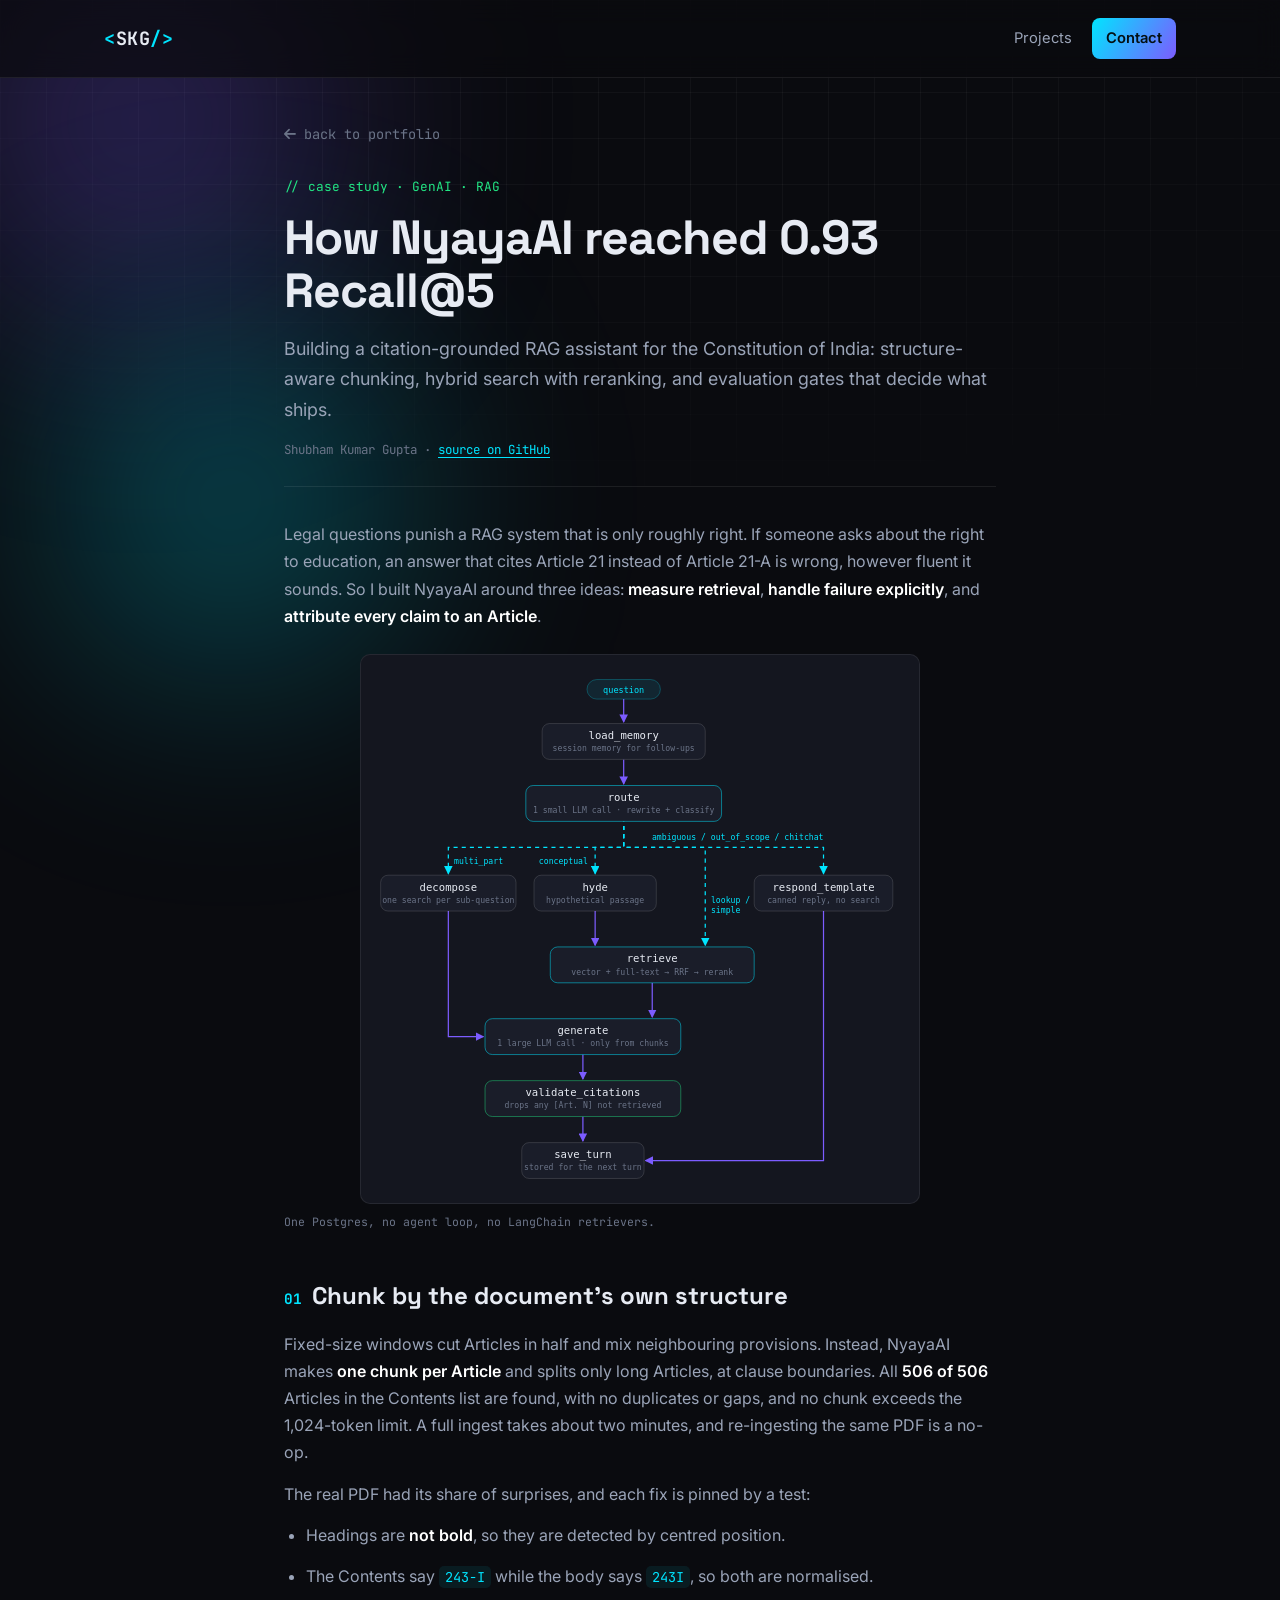
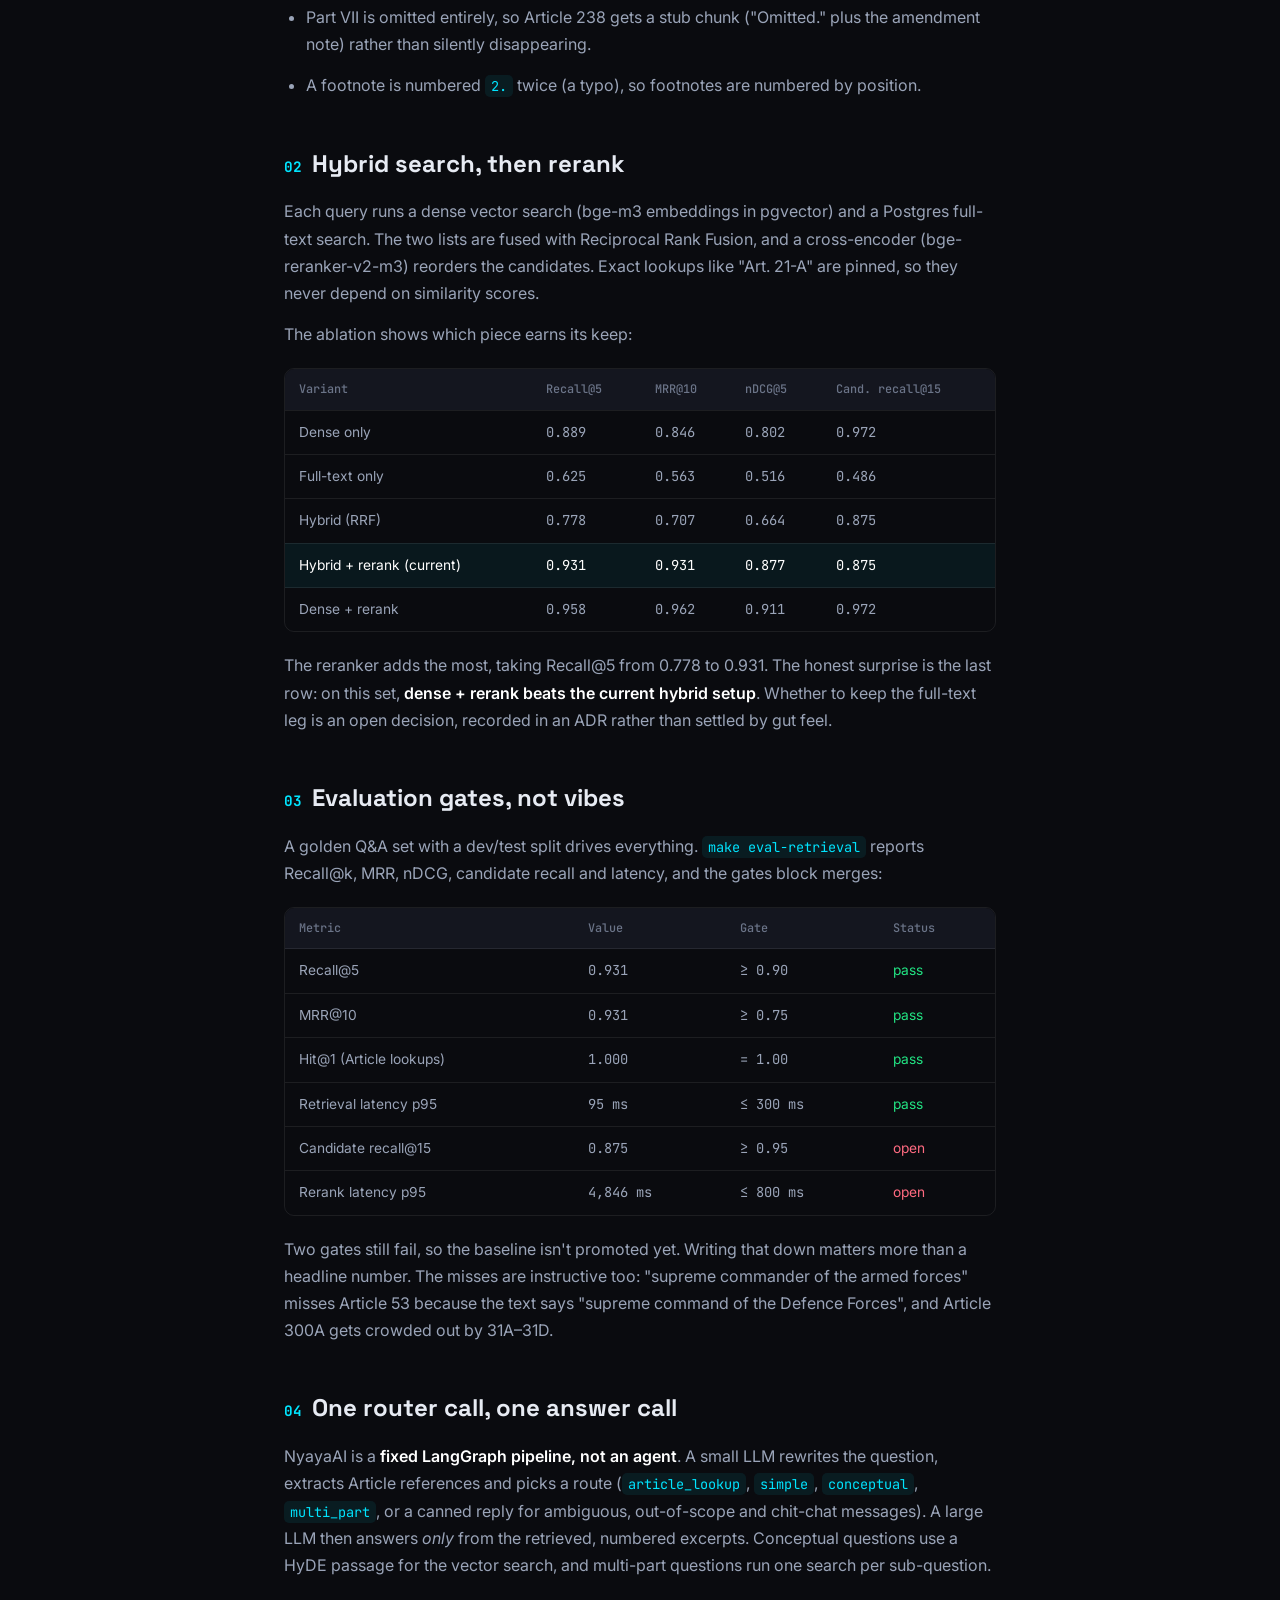
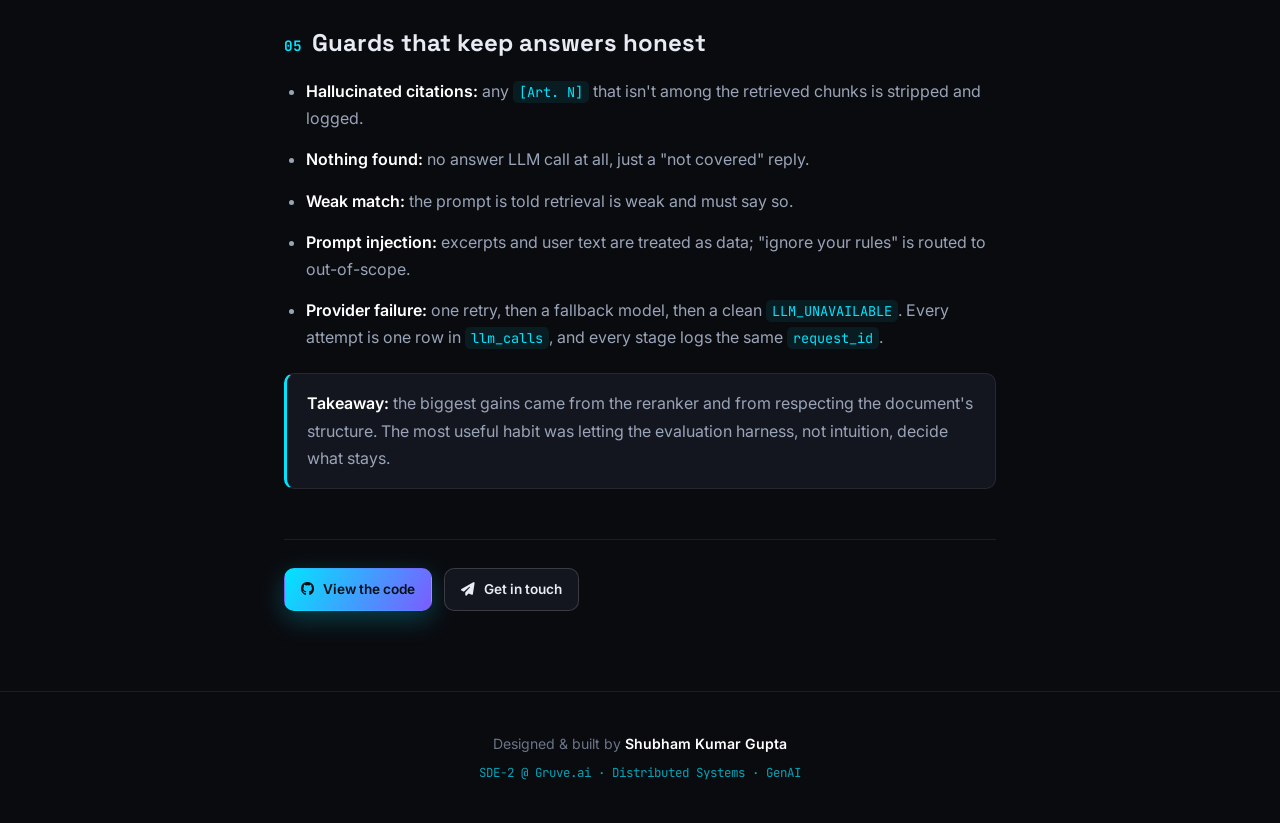
<file: writing/nyayaai-retrieval.html>
<!DOCTYPE html>
<html lang="en">
<head>
    <meta charset="UTF-8">
    <meta name="viewport" content="width=device-width, initial-scale=1.0">
    <title>How NyayaAI Reached 0.93 Recall@5 — Shubham Kumar Gupta</title>
    <meta name="description" content="Building a citation-grounded RAG system for the Constitution of India: structure-aware chunking, hybrid search, reranking, and evaluation gates that block merges.">
    <meta name="theme-color" content="#0a0b0f">
    <link rel="icon" type="image/svg+xml" href="../images/favicon.svg">
    <meta property="og:type" content="article">
    <meta property="og:url" content="https://sshubham07.github.io/writing/nyayaai-retrieval.html">
    <meta property="og:title" content="How NyayaAI reached 0.93 Recall@5">
    <meta property="og:description" content="Structure-aware chunking, hybrid search + reranking, and evaluation gates for a Constitution of India RAG system.">
    <meta property="og:image" content="https://sshubham07.github.io/images/og-image.png">
    <meta name="twitter:card" content="summary_large_image">

    <link rel="preconnect" href="https://fonts.googleapis.com">
    <link rel="preconnect" href="https://fonts.gstatic.com" crossorigin>
    <link href="https://fonts.googleapis.com/css2?family=Space+Grotesk:wght@400;500;600;700&family=Inter:wght@300;400;500;600&family=JetBrains+Mono:wght@400;500&display=swap" rel="stylesheet">
    <link rel="stylesheet" href="https://cdnjs.cloudflare.com/ajax/libs/font-awesome/6.5.0/css/all.min.css">
    <link rel="stylesheet" href="../css/styles.css?v=3">
    <style>
        .post { max-width: 760px; margin: 0 auto; padding: 120px 24px 80px; }
        .post__back { font-family: var(--mono); font-size: 0.85rem; color: var(--text-mute); display: inline-flex; gap: 8px; align-items: center; margin-bottom: 30px; }
        .post__back:hover { color: var(--accent); }
        .post__kicker { font-family: var(--mono); font-size: 0.8rem; color: var(--accent-3); margin-bottom: 14px; }
        .post h1 { font-family: var(--display); font-size: clamp(2rem, 5vw, 3rem); line-height: 1.1; letter-spacing: -1px; margin-bottom: 16px; }
        .post__lede { font-size: 1.12rem; color: var(--text-dim); margin-bottom: 26px; }
        .post__meta { font-family: var(--mono); font-size: 0.78rem; color: var(--text-mute); padding-bottom: 26px; border-bottom: 1px solid var(--border); margin-bottom: 34px; }
        .post h2 { font-family: var(--display); font-size: 1.5rem; margin: 44px 0 14px; }
        .post h2 span { font-family: var(--mono); font-size: 0.9rem; color: var(--accent); margin-right: 10px; }
        .post p, .post li { color: var(--text-dim); margin-bottom: 14px; }
        .post ul { padding-left: 22px; margin-bottom: 14px; }
        .post code { font-family: var(--mono); font-size: 0.85em; color: var(--accent); background: rgba(0, 229, 255, 0.08); padding: 2px 6px; border-radius: 5px; }
        .post a:not(.post__back):not(.btn) { color: var(--accent); text-decoration: underline; text-underline-offset: 3px; }
        .post figure { margin: 24px 0; }
        .post figure img { width: 100%; max-width: 560px; height: auto; margin: 0 auto; background: var(--surface); border: 1px solid var(--border); border-radius: var(--radius-sm); padding: 18px; display: block; }
        .post figcaption { font-family: var(--mono); font-size: 0.72rem; color: var(--text-mute); margin-top: 8px; }
        .table-wrap { overflow-x: auto; margin: 20px 0; border: 1px solid var(--border); border-radius: var(--radius-sm); }
        .post table { width: 100%; border-collapse: collapse; font-size: 0.86rem; min-width: 520px; }
        .post th, .post td { padding: 10px 14px; text-align: left; border-bottom: 1px solid var(--border); }
        .post th { font-family: var(--mono); font-size: 0.74rem; color: var(--text-mute); font-weight: 500; background: var(--surface); }
        .post td { color: var(--text-dim); }
        .post tr:last-child td { border-bottom: 0; }
        .post td.num { font-family: var(--mono); }
        .post tr.hl td { color: #fff; background: rgba(0, 229, 255, 0.06); }
        .post td.ok { color: var(--accent-3); } .post td.bad { color: #ff6b81; }
        .callout { background: var(--surface); border: 1px solid var(--border); border-left: 3px solid var(--accent); border-radius: var(--radius-sm); padding: 16px 20px; margin: 22px 0; }
        .callout p { margin: 0; }
        @media (max-width: 640px) {
            .nav__links--static { position: static; flex-direction: row; opacity: 1; transform: none; pointer-events: auto; background: none; border: 0; padding: 0; backdrop-filter: none; }
        }
        .post__end { margin-top: 50px; padding-top: 28px; border-top: 1px solid var(--border); display: flex; gap: 12px; flex-wrap: wrap; }
    </style>
</head>
<body>
    <div class="bg-grid" aria-hidden="true"></div>
    <div class="bg-orb bg-orb--1" aria-hidden="true"></div>
    <div class="bg-orb bg-orb--2" aria-hidden="true"></div>

    <header class="nav is-scrolled">
        <div class="nav__inner">
            <a href="../index.html" class="nav__brand"><span class="nav__brand-bracket">&lt;</span>SKG<span class="nav__brand-bracket">/&gt;</span></a>
            <nav class="nav__links nav__links--static">
                <a href="../index.html#projects" class="nav__link">Projects</a>
                <a href="../index.html#contact" class="nav__link nav__link--cta">Contact</a>
            </nav>
        </div>
    </header>

    <article class="post">
        <a href="../index.html#projects" class="post__back"><i class="fas fa-arrow-left"></i> back to portfolio</a>
        <div class="post__kicker">// case study · GenAI · RAG</div>
        <h1>How NyayaAI reached 0.93 Recall@5</h1>
        <p class="post__lede">Building a citation-grounded RAG assistant for the Constitution of India: structure-aware chunking, hybrid search with reranking, and evaluation gates that decide what ships.</p>
        <div class="post__meta">Shubham Kumar Gupta · <a href="https://github.com/sshubham07/anuchhed-ai" target="_blank" rel="noopener">source on GitHub</a></div>

        <p>Legal questions punish a RAG system that is only roughly right. If someone asks about the right to education, an answer that cites Article 21 instead of Article 21-A is wrong, however fluent it sounds. So I built NyayaAI around three ideas: <strong>measure retrieval</strong>, <strong>handle failure explicitly</strong>, and <strong>attribute every claim to an Article</strong>.</p>

        <figure>
            <img src="../images/nyayaai-pipeline.svg" alt="NyayaAI LangGraph pipeline: load_memory, route, then decompose, hyde, retrieve or respond_template, then generate, validate_citations and save_turn" width="640" height="628">
            <figcaption>One Postgres, no agent loop, no LangChain retrievers.</figcaption>
        </figure>

        <h2><span>01</span>Chunk by the document's own structure</h2>
        <p>Fixed-size windows cut Articles in half and mix neighbouring provisions. Instead, NyayaAI makes <strong>one chunk per Article</strong> and splits only long Articles, at clause boundaries. All <strong>506 of 506</strong> Articles in the Contents list are found, with no duplicates or gaps, and no chunk exceeds the 1,024-token limit. A full ingest takes about two minutes, and re-ingesting the same PDF is a no-op.</p>
        <p>The real PDF had its share of surprises, and each fix is pinned by a test:</p>
        <ul>
            <li>Headings are <strong>not bold</strong>, so they are detected by centred position.</li>
            <li>The Contents say <code>243-I</code> while the body says <code>243I</code>, so both are normalised.</li>
            <li>Part VII is omitted entirely, so Article 238 gets a stub chunk ("Omitted." plus the amendment note) rather than silently disappearing.</li>
            <li>A footnote is numbered <code>2.</code> twice (a typo), so footnotes are numbered by position.</li>
        </ul>

        <h2><span>02</span>Hybrid search, then rerank</h2>
        <p>Each query runs a dense vector search (bge-m3 embeddings in pgvector) and a Postgres full-text search. The two lists are fused with Reciprocal Rank Fusion, and a cross-encoder (bge-reranker-v2-m3) reorders the candidates. Exact lookups like "Art. 21-A" are pinned, so they never depend on similarity scores.</p>
        <p>The ablation shows which piece earns its keep:</p>
        <div class="table-wrap">
            <table>
                <thead><tr><th>Variant</th><th>Recall@5</th><th>MRR@10</th><th>nDCG@5</th><th>Cand. recall@15</th></tr></thead>
                <tbody>
                    <tr><td>Dense only</td><td class="num">0.889</td><td class="num">0.846</td><td class="num">0.802</td><td class="num">0.972</td></tr>
                    <tr><td>Full-text only</td><td class="num">0.625</td><td class="num">0.563</td><td class="num">0.516</td><td class="num">0.486</td></tr>
                    <tr><td>Hybrid (RRF)</td><td class="num">0.778</td><td class="num">0.707</td><td class="num">0.664</td><td class="num">0.875</td></tr>
                    <tr class="hl"><td>Hybrid + rerank (current)</td><td class="num">0.931</td><td class="num">0.931</td><td class="num">0.877</td><td class="num">0.875</td></tr>
                    <tr><td>Dense + rerank</td><td class="num">0.958</td><td class="num">0.962</td><td class="num">0.911</td><td class="num">0.972</td></tr>
                </tbody>
            </table>
        </div>
        <p>The reranker adds the most, taking Recall@5 from 0.778 to 0.931. The honest surprise is the last row: on this set, <strong>dense + rerank beats the current hybrid setup</strong>. Whether to keep the full-text leg is an open decision, recorded in an ADR rather than settled by gut feel.</p>

        <h2><span>03</span>Evaluation gates, not vibes</h2>
        <p>A golden Q&amp;A set with a dev/test split drives everything. <code>make eval-retrieval</code> reports Recall@k, MRR, nDCG, candidate recall and latency, and the gates block merges:</p>
        <div class="table-wrap">
            <table>
                <thead><tr><th>Metric</th><th>Value</th><th>Gate</th><th>Status</th></tr></thead>
                <tbody>
                    <tr><td>Recall@5</td><td class="num">0.931</td><td class="num">≥ 0.90</td><td class="ok">pass</td></tr>
                    <tr><td>MRR@10</td><td class="num">0.931</td><td class="num">≥ 0.75</td><td class="ok">pass</td></tr>
                    <tr><td>Hit@1 (Article lookups)</td><td class="num">1.000</td><td class="num">= 1.00</td><td class="ok">pass</td></tr>
                    <tr><td>Retrieval latency p95</td><td class="num">95 ms</td><td class="num">≤ 300 ms</td><td class="ok">pass</td></tr>
                    <tr><td>Candidate recall@15</td><td class="num">0.875</td><td class="num">≥ 0.95</td><td class="bad">open</td></tr>
                    <tr><td>Rerank latency p95</td><td class="num">4,846 ms</td><td class="num">≤ 800 ms</td><td class="bad">open</td></tr>
                </tbody>
            </table>
        </div>
        <p>Two gates still fail, so the baseline isn't promoted yet. Writing that down matters more than a headline number. The misses are instructive too: "supreme commander of the armed forces" misses Article 53 because the text says "supreme command of the Defence Forces", and Article 300A gets crowded out by 31A–31D.</p>

        <h2><span>04</span>One router call, one answer call</h2>
        <p>NyayaAI is a <strong>fixed LangGraph pipeline, not an agent</strong>. A small LLM rewrites the question, extracts Article references and picks a route (<code>article_lookup</code>, <code>simple</code>, <code>conceptual</code>, <code>multi_part</code>, or a canned reply for ambiguous, out-of-scope and chit-chat messages). A large LLM then answers <em>only</em> from the retrieved, numbered excerpts. Conceptual questions use a HyDE passage for the vector search, and multi-part questions run one search per sub-question.</p>

        <h2><span>05</span>Guards that keep answers honest</h2>
        <ul>
            <li><strong>Hallucinated citations:</strong> any <code>[Art. N]</code> that isn't among the retrieved chunks is stripped and logged.</li>
            <li><strong>Nothing found:</strong> no answer LLM call at all, just a "not covered" reply.</li>
            <li><strong>Weak match:</strong> the prompt is told retrieval is weak and must say so.</li>
            <li><strong>Prompt injection:</strong> excerpts and user text are treated as data; "ignore your rules" is routed to out-of-scope.</li>
            <li><strong>Provider failure:</strong> one retry, then a fallback model, then a clean <code>LLM_UNAVAILABLE</code>. Every attempt is one row in <code>llm_calls</code>, and every stage logs the same <code>request_id</code>.</li>
        </ul>

        <div class="callout"><p><strong>Takeaway:</strong> the biggest gains came from the reranker and from respecting the document's structure. The most useful habit was letting the evaluation harness, not intuition, decide what stays.</p></div>

        <div class="post__end">
            <a href="https://github.com/sshubham07/anuchhed-ai" target="_blank" rel="noopener" class="btn btn--primary btn--sm"><i class="fab fa-github"></i> View the code</a>
            <a href="../index.html#contact" class="btn btn--ghost btn--sm"><i class="fas fa-paper-plane"></i> Get in touch</a>
        </div>
    </article>

    <footer class="footer">
        <p>Designed &amp; built by <strong>Shubham Kumar Gupta</strong></p>
        <p class="footer__note">SDE-2 @ Gruve.ai · Distributed Systems · GenAI</p>
    </footer>
</body>
</html>
</file>
<file: css/styles.css>
/* ============================================================
   Shubham Kumar Gupta - Portfolio
   Systems-engineer aesthetic · dark · animated
   ============================================================ */

:root {
    --bg:        #0a0b0f;
    --bg-2:      #10121a;
    --surface:   #14161f;
    --surface-2: #1a1d29;
    --border:    rgba(255, 255, 255, 0.08);
    --border-hi: rgba(255, 255, 255, 0.16);
    --text:      #e7ebf3;
    --text-dim:  #9aa4b8;
    --text-mute: #6b7488;

    --accent:    #00e5ff;   /* cyan */
    --accent-2:  #7c5cff;   /* violet */
    --accent-3:  #22e584;   /* green */
    --grad:      linear-gradient(120deg, var(--accent), var(--accent-2));
    --grad-warm: linear-gradient(120deg, var(--accent-3), var(--accent));

    --radius:    16px;
    --radius-sm: 10px;
    --shadow:    0 20px 60px rgba(0, 0, 0, 0.5);
    --mono:      'JetBrains Mono', ui-monospace, monospace;
    --sans:      'Inter', system-ui, sans-serif;
    --display:   'Space Grotesk', var(--sans);
    --max:       1120px;
}

* { margin: 0; padding: 0; box-sizing: border-box; }

html { scroll-behavior: smooth; scroll-padding-top: 90px; }

body {
    background: var(--bg);
    color: var(--text);
    font-family: var(--sans);
    line-height: 1.7;
    -webkit-font-smoothing: antialiased;
    overflow-x: hidden;
}

a { color: inherit; text-decoration: none; }
strong { color: #fff; font-weight: 600; }
::selection { background: var(--accent); color: #041014; }

/* ---------- Animated background ---------- */
.bg-grid, .bg-orb, .bg-noise {
    position: fixed;
    inset: 0;
    z-index: -3;
    pointer-events: none;
}
.bg-grid {
    background-image:
        linear-gradient(to right, rgba(255,255,255,0.035) 1px, transparent 1px),
        linear-gradient(to bottom, rgba(255,255,255,0.035) 1px, transparent 1px);
    background-size: 46px 46px;
    mask-image: radial-gradient(ellipse 80% 60% at 50% 0%, #000 40%, transparent 100%);
    -webkit-mask-image: radial-gradient(ellipse 80% 60% at 50% 0%, #000 40%, transparent 100%);
}
.bg-orb {
    z-index: -2;
    border-radius: 50%;
    filter: blur(120px);
    opacity: 0.5;
}
.bg-orb--1 {
    width: 520px; height: 520px;
    background: radial-gradient(circle, var(--accent-2), transparent 70%);
    top: -140px; left: -120px;
    animation: drift1 22s ease-in-out infinite;
}
.bg-orb--2 {
    width: 460px; height: 460px;
    background: radial-gradient(circle, var(--accent), transparent 70%);
    top: 30%; right: -140px;
    animation: drift2 26s ease-in-out infinite;
}
@keyframes drift1 { 50% { transform: translate(80px, 60px) scale(1.15); } }
@keyframes drift2 { 50% { transform: translate(-60px, 90px) scale(1.1); } }

/* ---------- Scroll progress ---------- */
.scroll-progress {
    position: fixed;
    top: 0; left: 0;
    height: 3px; width: 0%;
    background: var(--grad);
    z-index: 100;
    box-shadow: 0 0 12px var(--accent);
}

/* ---------- Navbar ---------- */
.nav {
    position: fixed;
    top: 0; left: 0; right: 0;
    z-index: 90;
    transition: background 0.3s, border-color 0.3s, backdrop-filter 0.3s;
    border-bottom: 1px solid transparent;
}
.nav.is-scrolled {
    background: rgba(10, 11, 15, 0.72);
    backdrop-filter: blur(14px);
    -webkit-backdrop-filter: blur(14px);
    border-bottom-color: var(--border);
}
.nav__inner {
    max-width: var(--max);
    margin: 0 auto;
    padding: 18px 24px;
    display: flex;
    align-items: center;
    justify-content: space-between;
}
.nav__brand {
    font-family: var(--mono);
    font-weight: 700;
    font-size: 1.15rem;
    letter-spacing: 0.5px;
}
.nav__brand-bracket { color: var(--accent); }
.nav__links { display: flex; gap: 6px; align-items: center; margin-left: auto; }
.nav__link {
    font-size: 0.92rem;
    color: var(--text-dim);
    padding: 8px 14px;
    border-radius: 8px;
    transition: color 0.2s, background 0.2s;
}
.nav__link:hover { color: #fff; background: rgba(255,255,255,0.06); }
.nav__link--cta {
    background: var(--grad);
    color: #041014;
    font-weight: 600;
}
.nav__link--cta:hover { color: #041014; filter: brightness(1.1); }
.nav__toggle { display: none; flex-direction: column; gap: 5px; background: none; border: 0; cursor: pointer; padding: 6px; }
.nav__toggle span { width: 24px; height: 2px; background: #fff; border-radius: 2px; transition: 0.3s; }

/* ---------- Hero ---------- */
.hero {
    min-height: 100vh;
    max-width: var(--max);
    margin: 0 auto;
    padding: 130px 24px 60px;
    display: grid;
    grid-template-columns: 1.05fr 0.95fr;
    gap: 50px;
    align-items: center;
    position: relative;
}
.hero__badge {
    display: inline-flex;
    align-items: center;
    gap: 8px;
    font-size: 0.82rem;
    color: var(--text-dim);
    background: var(--surface);
    border: 1px solid var(--border);
    padding: 7px 14px;
    border-radius: 999px;
    margin-bottom: 26px;
}
.hero__badge-dot {
    width: 8px; height: 8px; border-radius: 50%;
    background: var(--accent-3);
    box-shadow: 0 0 10px var(--accent-3);
    animation: pulse 2s infinite;
}
@keyframes pulse { 50% { opacity: 0.3; transform: scale(0.8); } }

.hero__title {
    font-family: var(--display);
    font-size: clamp(2.6rem, 6vw, 4.4rem);
    line-height: 1.02;
    font-weight: 700;
    letter-spacing: -1.5px;
    margin-bottom: 18px;
}
.hero__title-accent {
    background: var(--grad);
    -webkit-background-clip: text;
    background-clip: text;
    -webkit-text-fill-color: transparent;
}
.hero__role {
    font-family: var(--mono);
    font-size: clamp(1rem, 2.2vw, 1.35rem);
    color: var(--accent);
    margin-bottom: 22px;
    min-height: 1.6em;
}
.hero__role-prompt { color: var(--accent-3); margin-right: 8px; }
.hero__cursor { animation: blink 1s steps(1) infinite; color: var(--accent); }
@keyframes blink { 50% { opacity: 0; } }

.hero__tagline {
    color: var(--text-dim);
    font-size: 1.05rem;
    max-width: 520px;
    margin-bottom: 30px;
}
.hero__tagline strong { color: var(--text); }

.hero__cta { display: flex; gap: 14px; flex-wrap: wrap; margin-bottom: 28px; }
.btn {
    display: inline-flex;
    align-items: center;
    gap: 9px;
    font-weight: 600;
    font-size: 0.95rem;
    padding: 13px 24px;
    border-radius: 12px;
    border: 1px solid transparent;
    cursor: pointer;
    transition: transform 0.2s, box-shadow 0.2s, background 0.2s;
}
.btn--primary {
    background: var(--grad);
    color: #041014;
    box-shadow: 0 8px 26px rgba(0, 229, 255, 0.25);
}
.btn--primary:hover { transform: translateY(-3px); box-shadow: 0 14px 34px rgba(0, 229, 255, 0.4); }
.btn--ghost {
    background: var(--surface);
    border-color: var(--border-hi);
    color: var(--text);
}
.btn--ghost:hover { transform: translateY(-3px); border-color: var(--accent); color: #fff; }

.hero__socials { display: flex; gap: 18px; font-size: 1.3rem; color: var(--text-mute); }
.hero__socials a { transition: color 0.2s, transform 0.2s; }
.hero__socials a:hover { color: var(--accent); transform: translateY(-3px); }

/* Terminal */
.hero__terminal {
    background: var(--surface);
    border: 1px solid var(--border);
    border-radius: var(--radius);
    box-shadow: var(--shadow);
    overflow: hidden;
    transform: perspective(1400px) rotateY(-7deg) rotateX(2deg);
    transition: transform 0.5s ease;
}
.hero__terminal:hover { transform: perspective(1400px) rotateY(0deg) rotateX(0deg); }
.terminal__bar {
    display: flex;
    align-items: center;
    gap: 8px;
    padding: 12px 16px;
    background: var(--surface-2);
    border-bottom: 1px solid var(--border);
}
.terminal__dot { width: 12px; height: 12px; border-radius: 50%; }
.terminal__dot--red { background: #ff5f57; }
.terminal__dot--yellow { background: #febc2e; }
.terminal__dot--green { background: #28c840; }
.terminal__title { margin-left: 12px; font-family: var(--mono); font-size: 0.78rem; color: var(--text-mute); }
.terminal__body {
    padding: 20px;
    font-family: var(--mono);
    font-size: 0.82rem;
    line-height: 1.75;
    color: var(--text-dim);
    overflow-x: auto;
}
.tok-c   { color: var(--accent-3); }
.tok-cmd { color: var(--accent); }
.tok-k   { color: #ff9edb; }
.tok-s   { color: #b6f09c; }
.tok-n   { color: #ffca6b; }
.tok-blink { animation: blink 1s steps(1) infinite; color: var(--accent); }

/* Scroll indicator */
.hero__scroll {
    position: absolute;
    bottom: 24px; left: 50%;
    transform: translateX(-50%);
}
.hero__scroll-mouse {
    display: block;
    width: 24px; height: 40px;
    border: 2px solid var(--text-mute);
    border-radius: 14px;
    position: relative;
}
.hero__scroll-mouse::before {
    content: '';
    position: absolute;
    top: 8px; left: 50%;
    width: 4px; height: 8px;
    background: var(--accent);
    border-radius: 2px;
    transform: translateX(-50%);
    animation: scroll-wheel 1.6s infinite;
}
@keyframes scroll-wheel { 0% { opacity: 0; top: 8px; } 40% { opacity: 1; } 80% { opacity: 0; top: 20px; } }

/* ---------- Sections ---------- */
.section {
    max-width: var(--max);
    margin: 0 auto;
    padding: 80px 24px;
}
.section__head { display: flex; align-items: baseline; gap: 16px; margin-bottom: 44px; }
.section__index {
    font-family: var(--mono);
    font-size: 0.95rem;
    color: var(--accent);
    opacity: 0.8;
}
.section__title {
    font-family: var(--display);
    font-size: clamp(1.7rem, 4vw, 2.5rem);
    font-weight: 700;
    letter-spacing: -0.5px;
    position: relative;
}
.section__title::after {
    content: '';
    position: absolute;
    left: 0; bottom: -10px;
    width: 54px; height: 3px;
    background: var(--grad);
    border-radius: 3px;
}

.grad-text {
    background: var(--grad);
    -webkit-background-clip: text;
    background-clip: text;
    -webkit-text-fill-color: transparent;
    font-weight: 600;
}

/* ---------- About ---------- */
.about {
    display: grid;
    grid-template-columns: 300px 1fr;
    gap: 46px;
    align-items: center;
}
.about__photo-frame {
    position: relative;
    border-radius: 20px;
    padding: 6px;
    background: var(--grad);
    box-shadow: var(--shadow);
}
.about__photo-frame img {
    width: 100%;
    display: block;
    border-radius: 15px;
    aspect-ratio: 1 / 1;
    object-fit: cover;
}
.about__body p { color: var(--text-dim); margin-bottom: 16px; }

.stats {
    display: grid;
    grid-template-columns: repeat(4, 1fr);
    gap: 14px;
    margin-top: 28px;
}
.stat {
    background: var(--surface);
    border: 1px solid var(--border);
    border-radius: var(--radius-sm);
    padding: 18px 12px;
    text-align: center;
    transition: transform 0.25s, border-color 0.25s;
}
.stat:hover { transform: translateY(-4px); border-color: var(--accent); }
.stat__num {
    display: block;
    font-family: var(--display);
    font-size: 1.85rem;
    font-weight: 700;
    background: var(--grad);
    -webkit-background-clip: text;
    background-clip: text;
    -webkit-text-fill-color: transparent;
}
.stat__label { font-size: 0.76rem; color: var(--text-mute); letter-spacing: 0.3px; }

/* ---------- Skills ---------- */
.skills-grid {
    display: grid;
    grid-template-columns: repeat(2, 1fr);
    gap: 20px;
    margin-bottom: 40px;
}
.skill-cat {
    background: var(--surface);
    border: 1px solid var(--border);
    border-radius: var(--radius);
    padding: 26px;
    transition: border-color 0.25s, transform 0.25s;
}
.skill-cat:hover { border-color: var(--border-hi); transform: translateY(-3px); }
.skill-cat__title {
    font-family: var(--display);
    font-size: 1.08rem;
    margin-bottom: 18px;
    display: flex;
    align-items: center;
    gap: 10px;
}
.skill-cat__title i { color: var(--accent); }

.chips { display: flex; flex-wrap: wrap; gap: 10px; }
.chip {
    display: inline-flex;
    align-items: center;
    gap: 8px;
    font-size: 0.85rem;
    font-weight: 500;
    color: var(--text-dim);
    background: var(--surface-2);
    border: 1px solid var(--border);
    padding: 8px 13px;
    border-radius: 999px;
    transition: transform 0.2s, border-color 0.2s, color 0.2s, box-shadow 0.2s;
}
.chip:hover { transform: translateY(-3px); color: #fff; border-color: var(--accent); }
.chip i { color: var(--accent); }
.chip__ico { width: 16px; height: 16px; filter: invert(1) brightness(1.4); }
.chip--hot {
    background: linear-gradient(120deg, rgba(0,229,255,0.10), rgba(124,92,255,0.10));
    border-color: rgba(0, 229, 255, 0.3);
    color: var(--text);
}
.chip--hot:hover { box-shadow: 0 6px 20px rgba(0, 229, 255, 0.22); }

/* ---------- Projects ---------- */
.projects {
    display: grid;
    grid-template-columns: repeat(3, 1fr);
    gap: 22px;
}
.pcard {
    background: var(--surface);
    border: 1px solid var(--border);
    border-radius: var(--radius);
    padding: 28px;
    position: relative;
    overflow: hidden;
    transition: transform 0.3s, border-color 0.3s, box-shadow 0.3s;
}
.pcard::before {
    content: '';
    position: absolute;
    inset: 0;
    background: radial-gradient(400px circle at var(--mx, 50%) var(--my, 0%), rgba(0,229,255,0.10), transparent 60%);
    opacity: 0;
    transition: opacity 0.3s;
    pointer-events: none;
}
.pcard:hover { transform: translateY(-8px); border-color: var(--border-hi); box-shadow: var(--shadow); }
.pcard:hover::before { opacity: 1; }
.pcard__top { display: flex; justify-content: space-between; align-items: center; margin-bottom: 18px; }
.pcard__icon { font-size: 1.7rem; color: var(--accent); }
.pcard__link { color: var(--text-mute); font-size: 1.25rem; transition: color 0.2s, transform 0.2s; }
.pcard__link:hover { color: #fff; transform: scale(1.15); }
.pcard__title { font-family: var(--display); font-size: 1.3rem; margin-bottom: 10px; }
.pcard__desc { color: var(--text-dim); font-size: 0.92rem; margin-bottom: 18px; }
.pcard__tags { display: flex; flex-wrap: wrap; gap: 8px; }
.pcard__tags span {
    font-family: var(--mono);
    font-size: 0.72rem;
    color: var(--accent);
    background: rgba(0, 229, 255, 0.08);
    border: 1px solid rgba(0, 229, 255, 0.2);
    padding: 4px 10px;
    border-radius: 6px;
}

/* ---------- Timeline ---------- */
.timeline { position: relative; padding-left: 34px; }
.timeline::before {
    content: '';
    position: absolute;
    left: 7px; top: 6px; bottom: 6px;
    width: 2px;
    background: linear-gradient(var(--accent), var(--accent-2), transparent);
}
.tl-item { position: relative; margin-bottom: 26px; }
.tl-item__dot {
    position: absolute;
    left: -34px; top: 6px;
    width: 16px; height: 16px;
    border-radius: 50%;
    background: var(--bg);
    border: 3px solid var(--accent);
    box-shadow: 0 0 0 4px rgba(0, 229, 255, 0.12);
}
.tl-item__card {
    background: var(--surface);
    border: 1px solid var(--border);
    border-radius: var(--radius);
    padding: 22px 26px;
    transition: transform 0.25s, border-color 0.25s;
}
.tl-item__card:hover { transform: translateX(6px); border-color: var(--border-hi); }
.tl-item__meta { display: flex; justify-content: space-between; flex-wrap: wrap; gap: 6px; margin-bottom: 4px; }
.tl-item__role { font-family: var(--display); font-size: 1.12rem; font-weight: 600; }
.tl-item__date { font-family: var(--mono); font-size: 0.8rem; color: var(--text-mute); }
.tl-item__co { color: var(--accent); font-weight: 600; margin-bottom: 10px; }
.tl-item__card p { color: var(--text-dim); font-size: 0.92rem; }

.tl-item__points { list-style: none; margin: 12px 0 14px; display: grid; gap: 8px; }
.tl-item__points li {
    position: relative;
    padding-left: 22px;
    color: var(--text-dim);
    font-size: 0.9rem;
    line-height: 1.6;
}
.tl-item__points li::before {
    content: '▹';
    position: absolute;
    left: 0; top: 0;
    color: var(--accent);
}
.tl-item__points strong { color: var(--text); }
.tl-item__stack { display: flex; flex-wrap: wrap; gap: 7px; }
.tl-item__stack span {
    font-family: var(--mono);
    font-size: 0.7rem;
    color: var(--accent-3);
    background: rgba(34, 229, 132, 0.07);
    border: 1px solid rgba(34, 229, 132, 0.2);
    padding: 3px 9px;
    border-radius: 6px;
}

/* ---------- Profiles ---------- */
.profiles {
    display: grid;
    grid-template-columns: repeat(4, 1fr);
    gap: 18px;
}
.profile-card {
    background: var(--surface);
    border: 1px solid var(--border);
    border-radius: var(--radius);
    padding: 30px 16px;
    display: flex;
    flex-direction: column;
    align-items: center;
    gap: 14px;
    font-weight: 600;
    transition: transform 0.25s, border-color 0.25s, box-shadow 0.25s;
}
.profile-card:hover { transform: translateY(-8px); border-color: var(--accent); box-shadow: var(--shadow); }
.profile-card__ico { width: 46px; height: 46px; filter: invert(1) brightness(1.3); }
.profile-card__ico--text {
    display: flex; align-items: center; justify-content: center;
    font-family: var(--display); font-weight: 700; font-size: 2rem;
    color: var(--accent); filter: none;
}

/* ---------- Contact ---------- */
.contact { text-align: center; }
.contact__lead {
    font-family: var(--display);
    font-size: clamp(1.3rem, 3vw, 2rem);
    margin-bottom: 34px;
    color: var(--text);
}
.contact__grid { display: flex; justify-content: center; flex-wrap: wrap; gap: 16px; }
.contact__item {
    display: flex;
    flex-direction: column;
    align-items: center;
    gap: 10px;
    width: 120px;
    padding: 22px 12px;
    background: var(--surface);
    border: 1px solid var(--border);
    border-radius: var(--radius);
    color: var(--text-dim);
    font-size: 0.85rem;
    transition: transform 0.25s, border-color 0.25s, color 0.25s;
}
.contact__item i { font-size: 1.6rem; color: var(--accent); transition: transform 0.25s; }
.contact__item:hover { transform: translateY(-6px); border-color: var(--accent); color: #fff; }
.contact__item:hover i { transform: scale(1.15); }

/* Phone number: label swaps to the number on hover, focus or tap */
.phone__num { display: none; font-family: var(--mono); white-space: nowrap; color: #fff; }
[data-phone]:hover .phone__label, [data-phone]:focus-visible .phone__label, [data-phone].is-revealed .phone__label { display: none; }
[data-phone]:hover .phone__num, [data-phone]:focus-visible .phone__num, [data-phone].is-revealed .phone__num { display: inline; }
.contact__item--phone { transition: transform 0.25s, border-color 0.25s, color 0.25s, width 0.25s; }
.contact__item--phone:hover, .contact__item--phone:focus-visible, .contact__item--phone.is-revealed { width: 178px; border-color: var(--accent); }

/* ---------- Footer ---------- */
.footer {
    text-align: center;
    padding: 40px 24px;
    border-top: 1px solid var(--border);
    color: var(--text-mute);
    font-size: 0.88rem;
}
.footer__note { font-family: var(--mono); font-size: 0.78rem; margin-top: 6px; color: var(--accent); opacity: 0.7; }

/* ---------- Network canvas + cursor glow ---------- */
.bg-net {
    position: fixed;
    inset: 0;
    width: 100%; height: 100%;
    z-index: -1;
    pointer-events: none;
    opacity: 0.55;
}
.cursor-glow {
    position: fixed;
    top: 0; left: 0;
    width: 520px; height: 520px;
    margin: -260px 0 0 -260px;
    border-radius: 50%;
    background: radial-gradient(circle, rgba(0, 229, 255, 0.09), rgba(124, 92, 255, 0.05) 40%, transparent 70%);
    pointer-events: none;
    z-index: -1;
    transition: opacity 0.4s;
    opacity: 0;
    will-change: transform;
}
.cursor-glow.is-on { opacity: 1; }

/* ---------- Animated gradients ---------- */
@property --angle { syntax: '<angle>'; initial-value: 0deg; inherits: false; }
@keyframes spin-angle { to { --angle: 360deg; } }
@keyframes shimmer { to { background-position: 200% center; } }

.hero__title-accent {
    background: linear-gradient(90deg, var(--accent), var(--accent-2), var(--accent-3), var(--accent));
    background-size: 200% auto;
    -webkit-background-clip: text;
    background-clip: text;
    animation: shimmer 6s linear infinite;
    filter: drop-shadow(0 0 24px rgba(0, 229, 255, 0.25));
}

/* Glowing rotating border on the terminal */
.hero__terminal { position: relative; border-color: transparent; }
.hero__terminal::before {
    content: '';
    position: absolute;
    inset: -1px;
    border-radius: inherit;
    padding: 1px;
    background: conic-gradient(from var(--angle), transparent 0 60%, var(--accent) 75%, var(--accent-2) 90%, transparent);
    -webkit-mask: linear-gradient(#000 0 0) content-box, linear-gradient(#000 0 0);
    -webkit-mask-composite: xor;
    mask-composite: exclude;
    animation: spin-angle 5s linear infinite;
    pointer-events: none;
}
.hero__terminal { box-shadow: var(--shadow), 0 0 60px rgba(0, 229, 255, 0.12); }

/* Section index as a code comment */
.section__index::before { content: '// '; color: var(--text-mute); }

/* ---------- Tech marquee ---------- */
.marquee {
    overflow: hidden;
    border-block: 1px solid var(--border);
    background: rgba(20, 22, 31, 0.6);
    backdrop-filter: blur(6px);
    padding: 14px 0;
    mask-image: linear-gradient(90deg, transparent, #000 10%, #000 90%, transparent);
    -webkit-mask-image: linear-gradient(90deg, transparent, #000 10%, #000 90%, transparent);
}
.marquee__track {
    display: flex;
    gap: 46px;
    width: max-content;
    animation: marquee 32s linear infinite;
}
.marquee__track span {
    font-family: var(--mono);
    font-size: 0.95rem;
    color: var(--text-mute);
    white-space: nowrap;
}
.marquee__track span::before { content: '◆'; color: var(--accent); margin-right: 46px; font-size: 0.6rem; vertical-align: middle; }
@keyframes marquee { to { transform: translateX(-50%); } }

/* ---------- Featured project ---------- */
.pcard--featured {
    grid-column: 1 / -1;
    border-color: transparent;
    background:
        linear-gradient(var(--surface), var(--surface)) padding-box,
        conic-gradient(from var(--angle), var(--accent), var(--accent-2), var(--accent-3), var(--accent)) border-box;
    border: 1px solid transparent;
    animation: spin-angle 8s linear infinite;
    box-shadow: 0 0 50px rgba(124, 92, 255, 0.15);
}
.pcard--featured .pcard__title { font-size: 1.7rem; display: flex; align-items: center; gap: 12px; }
.pcard--featured .pcard__desc { font-size: 0.98rem; max-width: 640px; }
.pcard__badge {
    font-family: var(--mono);
    font-size: 0.75rem;
    color: #041014;
    background: var(--grad);
    padding: 5px 12px;
    border-radius: 999px;
    font-weight: 600;
}
.pcard__featured-body {
    display: grid;
    grid-template-columns: 1fr auto;
    gap: 30px;
    align-items: center;
}
.pcard__metrics { display: grid; gap: 12px; min-width: 170px; }
.metric {
    background: var(--surface-2);
    border: 1px solid var(--border);
    border-radius: var(--radius-sm);
    padding: 12px 18px;
    display: flex;
    flex-direction: column;
}
.metric__num {
    font-family: var(--display);
    font-size: 1.6rem;
    font-weight: 700;
    line-height: 1.2;
    background: var(--grad-warm);
    -webkit-background-clip: text;
    background-clip: text;
    -webkit-text-fill-color: transparent;
}
.metric__label { font-family: var(--mono); font-size: 0.72rem; color: var(--text-mute); }

/* 3D tilt (set by JS) */
.tilt { transform-style: preserve-3d; will-change: transform; }
.pcard.tilt:hover, .skill-cat.tilt:hover {
    transform: perspective(900px) rotateX(var(--rx, 0deg)) rotateY(var(--ry, 0deg)) translateY(-6px);
}
.projects { grid-template-columns: repeat(2, 1fr); }

/* ---------- Interactive terminal ---------- */
.terminal__body { height: 340px; overflow-y: auto; cursor: text; }
.terminal__out pre { font: inherit; white-space: pre-wrap; margin: 0; }
.terminal__out .term-line { white-space: pre-wrap; margin: 2px 0; }
.terminal__out .term-cmd { color: var(--text); margin-top: 8px; }
.terminal__out a { color: var(--accent); text-decoration: underline; text-underline-offset: 3px; }
.term-hint { color: var(--text-mute); margin-top: 6px; }
.term-err { color: #ff6b81; }
.terminal__prompt { display: flex; align-items: center; gap: 10px; margin-top: 6px; }
.terminal__prompt input {
    flex: 1;
    background: transparent;
    border: 0;
    outline: 0;
    color: var(--text);
    font: inherit;
    caret-color: var(--accent);
}
.terminal__prompt input::placeholder { color: var(--text-mute); opacity: 0.6; }

/* ---------- ⌘K button + palette ---------- */
.nav__kbd {
    display: inline-flex;
    gap: 3px;
    margin-left: 10px;
    background: var(--surface);
    border: 1px solid var(--border-hi);
    border-radius: 8px;
    padding: 5px 7px;
    cursor: pointer;
    transition: border-color 0.2s;
}
.nav__kbd:hover { border-color: var(--accent); }
kbd {
    font-family: var(--mono);
    font-size: 0.72rem;
    color: var(--text-dim);
    background: var(--surface-2);
    border: 1px solid var(--border);
    border-radius: 5px;
    padding: 1px 6px;
}
.palette { position: fixed; inset: 0; z-index: 200; display: flex; justify-content: center; align-items: flex-start; padding: 14vh 16px 16px; }
.palette[hidden] { display: none; }
.palette__backdrop { position: absolute; inset: 0; background: rgba(5, 6, 9, 0.7); backdrop-filter: blur(6px); -webkit-backdrop-filter: blur(6px); }
.palette__box {
    position: relative;
    width: 100%;
    max-width: 560px;
    background: var(--surface);
    border: 1px solid var(--border-hi);
    border-radius: var(--radius);
    box-shadow: var(--shadow), 0 0 80px rgba(0, 229, 255, 0.12);
    overflow: hidden;
    animation: pop 0.18s ease-out;
}
@keyframes pop { from { transform: translateY(-8px) scale(0.98); opacity: 0; } }
.palette__search { display: flex; align-items: center; gap: 12px; padding: 16px 18px; border-bottom: 1px solid var(--border); color: var(--text-mute); }
.palette__search input { flex: 1; background: transparent; border: 0; outline: 0; color: var(--text); font: 1rem var(--sans); }
.palette__list { list-style: none; max-height: 340px; overflow-y: auto; padding: 8px; }
.palette__item {
    display: flex;
    align-items: center;
    gap: 12px;
    padding: 10px 12px;
    border-radius: 10px;
    color: var(--text-dim);
    cursor: pointer;
    font-size: 0.93rem;
}
.palette__item i { width: 18px; text-align: center; color: var(--accent); }
.palette__item small { margin-left: auto; font-family: var(--mono); font-size: 0.7rem; color: var(--text-mute); }
.palette__item.is-active { background: linear-gradient(120deg, rgba(0,229,255,0.12), rgba(124,92,255,0.12)); color: #fff; }
.palette__empty { padding: 18px; text-align: center; color: var(--text-mute); font-size: 0.9rem; }
.palette__foot { display: flex; gap: 18px; padding: 10px 18px; border-top: 1px solid var(--border); font-size: 0.75rem; color: var(--text-mute); }

/* ---------- Resume viewer ---------- */
.resume { position: fixed; inset: 0; z-index: 190; display: flex; justify-content: center; align-items: center; padding: 28px 16px; }
.resume[hidden] { display: none; }
.resume__backdrop { position: absolute; inset: 0; background: rgba(5, 6, 9, 0.78); backdrop-filter: blur(8px); -webkit-backdrop-filter: blur(8px); }
.resume__win {
    position: relative;
    width: 100%;
    max-width: 940px;
    max-height: 100%;
    display: flex;
    flex-direction: column;
    background: var(--surface);
    border: 1px solid var(--border-hi);
    border-radius: var(--radius);
    box-shadow: var(--shadow), 0 0 90px rgba(0, 229, 255, 0.14);
    overflow: hidden;
    animation: pop 0.22s ease-out;
}
.resume__bar { flex: none; }
.resume__close { margin-left: auto; background: none; border: 0; cursor: pointer; padding: 0; }
.resume__close kbd { transition: border-color 0.2s, color 0.2s; }
.resume__close:hover kbd, .resume__close:focus-visible kbd { border-color: var(--accent); color: #fff; }
.resume__tabs { flex: none; display: flex; overflow-x: auto; background: var(--bg-2); border-bottom: 1px solid var(--border); scrollbar-width: none; }
.resume__tabs::-webkit-scrollbar { display: none; }
.resume__tabs button {
    font-family: var(--mono);
    font-size: 0.76rem;
    color: var(--text-mute);
    background: none;
    border: 0;
    border-right: 1px solid var(--border);
    border-bottom: 2px solid transparent;
    padding: 10px 16px;
    cursor: pointer;
    white-space: nowrap;
    transition: color 0.2s, background 0.2s, border-color 0.2s;
}
.resume__tabs button:hover { color: var(--text); }
.resume__tabs button.is-active { color: #fff; background: var(--surface); border-bottom-color: var(--accent); }
.resume__body { position: relative; overflow-y: auto; padding: 28px 32px 36px; }
.resume__body a { color: var(--accent); }

.rs-head { display: grid; grid-template-columns: 1fr auto; gap: 14px 20px; align-items: start; padding-bottom: 24px; border-bottom: 1px solid var(--border); }
.rs-head__name {
    font-family: var(--display);
    font-size: clamp(1.7rem, 4vw, 2.3rem);
    line-height: 1.1;
    letter-spacing: -0.5px;
    background: linear-gradient(90deg, var(--accent), var(--accent-2), var(--accent-3), var(--accent));
    background-size: 200% auto;
    -webkit-background-clip: text;
    background-clip: text;
    -webkit-text-fill-color: transparent;
    animation: shimmer 6s linear infinite;
}
.rs-head__role { font-family: var(--mono); font-size: 0.9rem; color: var(--text); margin-top: 8px; }
.rs-head__role span { color: var(--accent); }
.rs-head__flags { display: flex; flex-wrap: wrap; gap: 8px; justify-content: flex-end; }
.rs-flag {
    display: inline-flex;
    align-items: center;
    gap: 8px;
    font-size: 0.76rem;
    color: var(--text-dim);
    background: var(--surface-2);
    border: 1px solid var(--border);
    border-radius: 999px;
    padding: 5px 12px;
    white-space: nowrap;
}
.rs-flag--live { color: var(--accent-3); border-color: rgba(34, 229, 132, 0.3); }
.rs-head__links { grid-column: 1 / -1; display: flex; flex-wrap: wrap; gap: 8px; }
.rs-head__links a {
    display: inline-flex;
    align-items: center;
    gap: 8px;
    font-family: var(--mono);
    font-size: 0.74rem;
    color: var(--text-dim);
    background: var(--bg-2);
    border: 1px solid var(--border);
    border-radius: 8px;
    padding: 6px 11px;
    transition: border-color 0.2s, color 0.2s;
}
.rs-head__links a:hover, .rs-head__links a:focus-visible { border-color: var(--accent); color: #fff; }
.rs-head__links i { color: var(--accent); }

.rs { padding-top: 26px; animation: rs-in 0.5s both cubic-bezier(0.22, 1, 0.36, 1); }
.rs:nth-of-type(2) { animation-delay: 0.06s; }
.rs:nth-of-type(3) { animation-delay: 0.12s; }
.rs:nth-of-type(n+4) { animation-delay: 0.18s; }
@keyframes rs-in { from { opacity: 0; transform: translateY(14px); } }
.rs__cmd { font-family: var(--mono); font-size: 0.82rem; font-weight: 500; color: var(--text-dim); margin-bottom: 14px; }
.rs__lead { color: var(--text-dim); font-size: 0.95rem; }
.rs-stats { display: grid; grid-template-columns: repeat(4, 1fr); gap: 10px; margin-top: 16px; }
.rs-stats div { background: var(--surface-2); border: 1px solid var(--border); border-radius: var(--radius-sm); padding: 10px 14px; }
.rs-stats b {
    display: block;
    font-family: var(--display);
    font-size: 1.4rem;
    line-height: 1.3;
    background: var(--grad-warm);
    -webkit-background-clip: text;
    background-clip: text;
    -webkit-text-fill-color: transparent;
}
.rs-stats span { font-family: var(--mono); font-size: 0.7rem; color: var(--text-mute); }

.rs-skills { display: grid; grid-template-columns: max-content 1fr; gap: 10px 18px; align-items: baseline; }
.rs-skills dt { font-family: var(--mono); font-size: 0.78rem; color: #ff9edb; }
.rs-skills dt::after { content: ':'; color: var(--text-mute); }
.rs-skills dd { display: flex; flex-wrap: wrap; gap: 6px; }
.rs-skills dd span {
    font-family: var(--mono);
    font-size: 0.72rem;
    color: var(--text-dim);
    background: var(--surface-2);
    border: 1px solid var(--border);
    border-radius: 6px;
    padding: 3px 9px;
    transition: border-color 0.2s, color 0.2s;
}
.rs-skills dd span:hover { border-color: var(--accent); color: #fff; }

.rs-log { position: relative; padding-left: 26px; display: grid; gap: 22px; }
.rs-log::before { content: ''; position: absolute; left: 5px; top: 8px; bottom: 0; width: 2px; background: linear-gradient(var(--accent), var(--accent-2), transparent); }
.rs-job { position: relative; }
.rs-log .rs-job::before {
    content: '';
    position: absolute;
    left: -26px; top: 7px;
    width: 12px; height: 12px;
    border-radius: 50%;
    background: var(--surface);
    border: 2px solid var(--accent);
}
.rs-job__head { display: flex; flex-wrap: wrap; align-items: baseline; gap: 4px 12px; margin-bottom: 8px; }
.rs-job__co { font-family: var(--display); font-size: 1.08rem; font-weight: 600; color: #fff; }
.rs-job__role { color: var(--accent); font-size: 0.9rem; font-weight: 500; }
.rs-job__date { margin-left: auto; font-family: var(--mono); font-size: 0.76rem; color: var(--text-mute); }
.rs-job .tl-item__points { margin-bottom: 0; }

.rs-edu { display: grid; grid-template-columns: 1fr 1fr; gap: 10px; }
.rs-edu div { background: var(--surface-2); border: 1px solid var(--border); border-radius: var(--radius-sm); padding: 12px 16px; display: grid; gap: 2px; }
.rs-edu b { font-family: var(--display); color: #fff; }
.rs-edu span { color: var(--text-dim); font-size: 0.88rem; }
.rs-edu em { font-family: var(--mono); font-style: normal; font-size: 0.74rem; color: var(--text-mute); }

/* ---------- Live activity ---------- */
.activity {
    background: var(--surface);
    border: 1px solid var(--border);
    border-radius: var(--radius);
    padding: 26px;
}
.activity__head { display: flex; justify-content: space-between; align-items: baseline; flex-wrap: wrap; gap: 8px; margin-bottom: 18px; }
.activity__head h3 { font-family: var(--display); font-size: 1.08rem; display: flex; gap: 10px; align-items: center; }
.activity__head h3 i { color: var(--accent-3); }
.activity__note { font-family: var(--mono); font-size: 0.75rem; color: var(--text-mute); }
.activity__chart { display: block; overflow-x: auto; margin-bottom: 18px; }
/* ghchart renders light: invert + rotate hue keeps the cyan and makes empty cells dark */
.activity__chart img { width: 100%; min-width: 640px; display: block; filter: invert(1) hue-rotate(180deg) brightness(0.95); }
.activity__cards { display: grid; grid-template-columns: 1fr 1fr; gap: 18px; align-items: center; }
.activity__cards img { width: 100%; display: block; border-radius: var(--radius-sm); }

/* ---------- NyayaAI extras ---------- */
.pcard__actions { display: flex; gap: 12px; flex-wrap: wrap; margin-top: 20px; }
.btn--sm { padding: 9px 16px; font-size: 0.85rem; border-radius: 10px; }
.pcard__show { display: grid; grid-template-columns: 1.25fr 1fr; gap: 22px; margin-top: 28px; align-items: start; }
.pcard__show figcaption { font-family: var(--mono); font-size: 0.72rem; color: var(--text-mute); padding: 10px 14px; border-top: 1px solid var(--border); }
.pcard__show img { width: 100%; height: auto; display: block; }
.shot, .pipe {
    background: var(--bg-2);
    border: 1px solid var(--border-hi);
    border-radius: var(--radius-sm);
    overflow: hidden;
    transition: border-color 0.25s, box-shadow 0.25s;
}
.shot:hover, .pipe:hover { border-color: rgba(0, 229, 255, 0.45); box-shadow: 0 0 30px rgba(0, 229, 255, 0.12); }
.shot__bar { display: flex; align-items: center; gap: 7px; padding: 9px 12px; background: var(--surface-2); border-bottom: 1px solid var(--border); }
.shot__bar .terminal__dot { width: 10px; height: 10px; }
.shot__url {
    flex: 1;
    margin-left: 8px;
    font-family: var(--mono);
    font-size: 0.7rem;
    color: var(--text-mute);
    background: var(--bg);
    border: 1px solid var(--border);
    border-radius: 999px;
    padding: 2px 12px;
    white-space: nowrap;
    overflow: hidden;
    text-overflow: ellipsis;
}
.shot__url i { color: var(--accent-3); font-size: 0.62rem; margin-right: 6px; }
.pipe a { display: block; padding: 18px 16px; }

/* ---------- System view in experience ---------- */
.sysflow {
    background: var(--bg-2);
    border: 1px dashed var(--border-hi);
    border-radius: var(--radius-sm);
    padding: 14px 16px;
    margin-bottom: 14px;
    display: grid;
    gap: 10px;
}
.sysflow__label { font-family: var(--mono); font-size: 0.7rem; color: var(--text-mute); }
.sysflow__row { display: flex; align-items: center; flex-wrap: wrap; gap: 6px; }
.sysflow__node {
    font-family: var(--mono);
    font-size: 0.74rem;
    color: var(--text-dim);
    background: var(--surface-2);
    border: 1px solid var(--border-hi);
    padding: 5px 10px;
    border-radius: 6px;
}
.sysflow__node--hot { color: var(--text); border-color: rgba(0, 229, 255, 0.45); box-shadow: 0 0 14px rgba(0, 229, 255, 0.12); }
.sysflow__edge {
    position: relative;
    width: 28px; height: 2px;
    background: linear-gradient(90deg, var(--accent-2), var(--accent));
    background-size: 200% 100%;
    animation: shimmer 1.6s linear infinite;
}
.sysflow__edge::after {
    content: '';
    position: absolute;
    right: -1px; top: -3px;
    border: 4px solid transparent;
    border-left: 6px solid var(--accent);
    border-right: 0;
}

/* ---------- Education & achievements ---------- */
.edu { display: grid; grid-template-columns: 1fr 1fr; gap: 26px; }
.edu__heading { font-family: var(--display); font-size: 1.08rem; display: flex; gap: 10px; align-items: center; margin-bottom: 16px; }
.edu__heading i { color: var(--accent); }
.edu__card, .achv {
    background: var(--surface);
    border: 1px solid var(--border);
    border-radius: var(--radius);
    padding: 18px 22px;
    margin-bottom: 14px;
    transition: transform 0.25s, border-color 0.25s;
}
.edu__card:hover, .achv:hover { transform: translateX(6px); border-color: var(--accent); }
.edu__meta { display: flex; justify-content: space-between; gap: 10px; flex-wrap: wrap; }
.edu__school { font-weight: 600; }
.edu__card p, .achv p { color: var(--text-dim); font-size: 0.9rem; margin: 0; }
.achv { display: flex; gap: 16px; align-items: center; }
.achv__icon {
    flex: none;
    width: 42px; height: 42px;
    display: grid;
    place-items: center;
    border-radius: 12px;
    background: var(--grad);
    color: #041014;
    font-size: 1.05rem;
}
.profile-card__ico--fa { font-size: 46px; width: auto; height: auto; filter: none; color: #fff; }

/* ---------- Reveal animation ---------- */
.reveal {
    opacity: 0;
    transform: translateY(28px);
    transition: opacity 0.7s ease, transform 0.7s cubic-bezier(0.22, 1, 0.36, 1);
}
.reveal.is-visible { opacity: 1; transform: none; }

/* ---------- Responsive ---------- */
@media (max-width: 900px) {
    .hero { grid-template-columns: 1fr; padding-top: 110px; gap: 36px; }
    .hero__terminal { transform: none; }
    .about { grid-template-columns: 1fr; text-align: center; }
    .about__photo-frame { max-width: 260px; margin: 0 auto; }
    .skills-grid, .projects, .profiles, .edu, .activity__cards { grid-template-columns: 1fr; }
    .pcard__featured-body, .pcard__show { grid-template-columns: 1fr; }
    .pcard__metrics { grid-template-columns: repeat(3, 1fr); min-width: 0; }
    .cursor-glow { display: none; }
    .stats { grid-template-columns: repeat(2, 1fr); }
}
@media (max-width: 640px) {
    .nav__links {
        position: fixed;
        top: 66px; right: 16px; left: 16px;
        flex-direction: column;
        align-items: stretch;
        gap: 4px;
        background: rgba(10, 11, 15, 0.96);
        backdrop-filter: blur(14px);
        border: 1px solid var(--border);
        border-radius: var(--radius);
        padding: 14px;
        transform: translateY(-12px);
        opacity: 0;
        pointer-events: none;
        transition: 0.25s;
    }
    .nav__links.is-open { transform: none; opacity: 1; pointer-events: auto; }
    .nav__toggle { display: flex; }
    .nav__kbd { display: none; }
    .terminal__body { height: 300px; }
    .projects, .profiles { grid-template-columns: 1fr; }
    .pcard__metrics { grid-template-columns: 1fr; }
    .resume { padding: 0; }
    .resume__win { max-height: 100%; height: 100%; border-radius: 0; border: 0; }
    .resume__body { padding: 22px 18px 30px; }
    .rs-head { grid-template-columns: 1fr; }
    .rs-head__flags { justify-content: flex-start; }
    .rs-stats { grid-template-columns: repeat(2, 1fr); }
    .rs-skills, .rs-edu { grid-template-columns: 1fr; }
    .rs-skills { gap: 6px; }
    .rs-skills dd { margin-bottom: 8px; }
    .rs-job__date { margin-left: 0; width: 100%; }
}

@media (prefers-reduced-motion: reduce) {
    *, *::before, *::after { animation: none !important; transition: none !important; }
    .reveal { opacity: 1; transform: none; }
    html { scroll-behavior: auto; }
}
</file>
